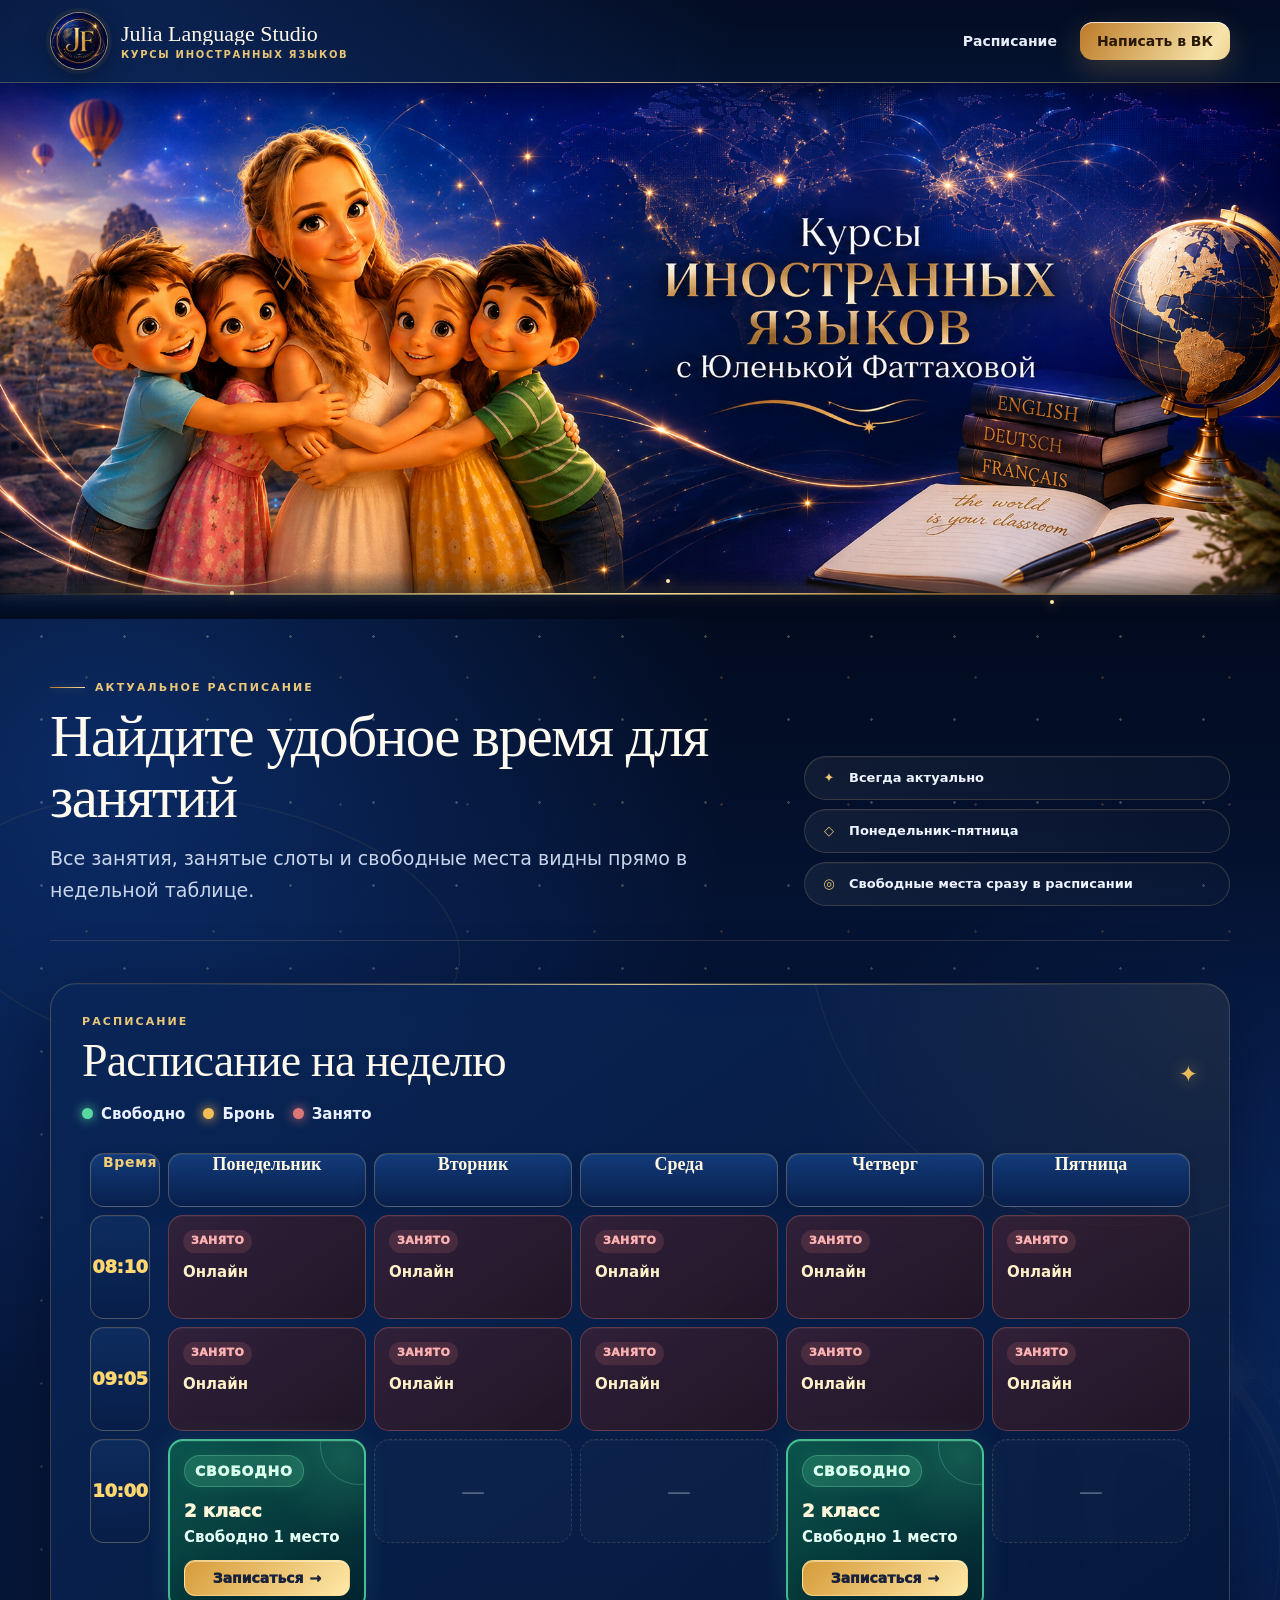
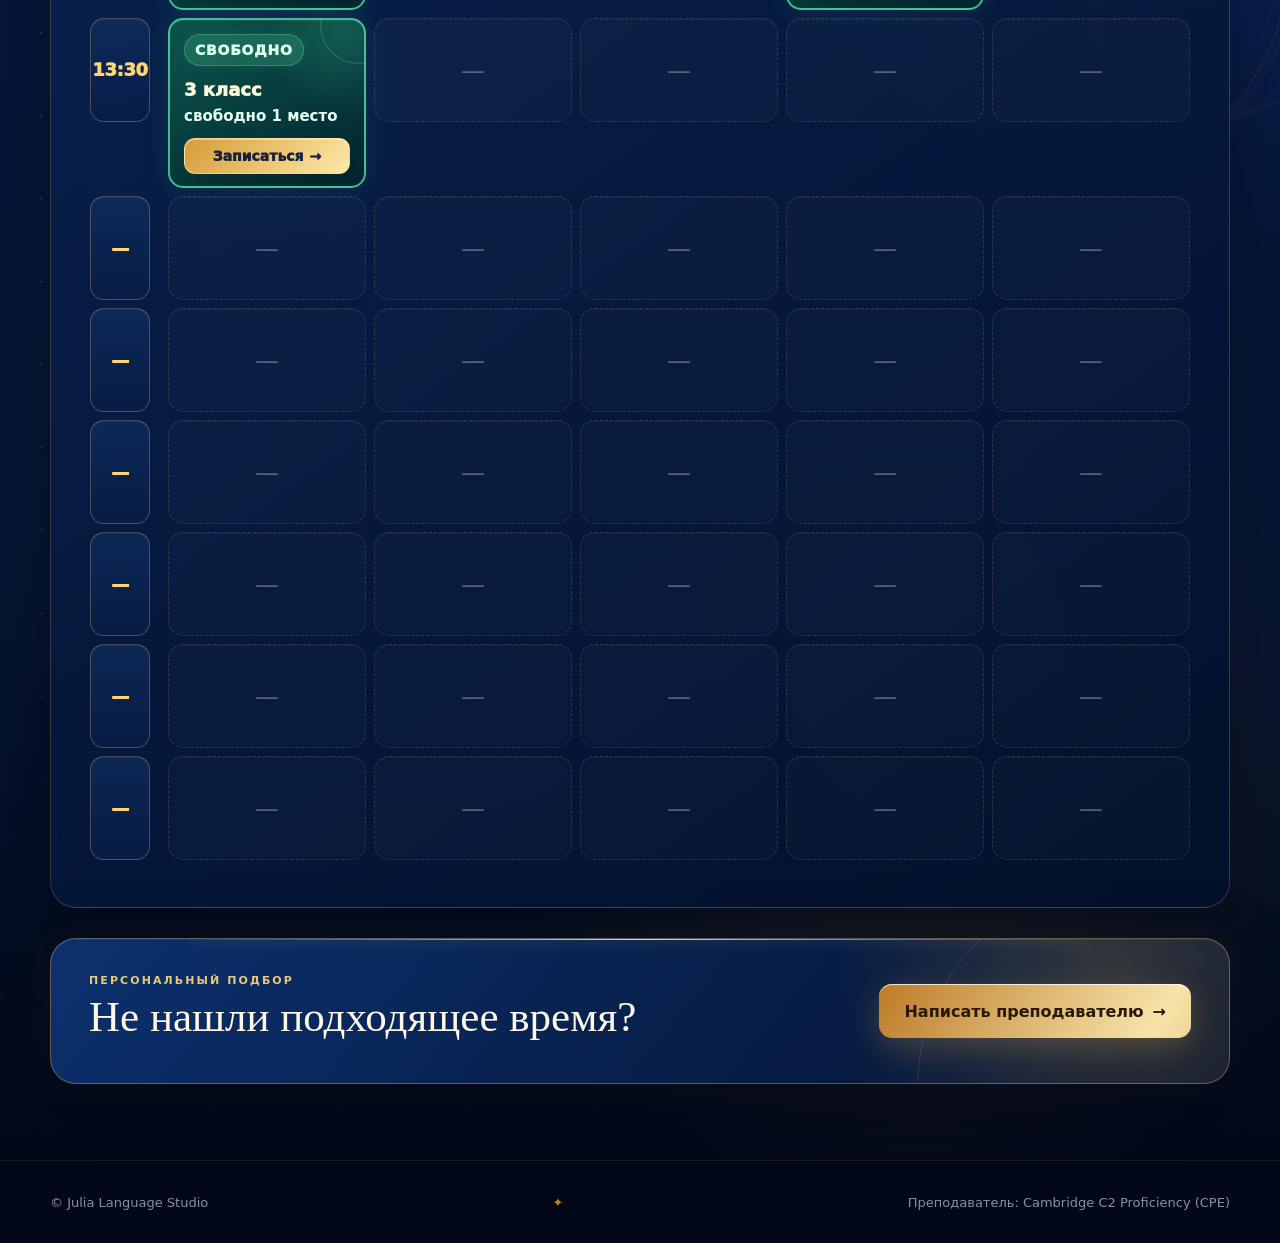
<file: index.html>
<!doctype html>
<html lang="ru">
<head>
  <meta charset="utf-8">
  <meta name="viewport" content="width=device-width, initial-scale=1">
  <meta name="theme-color" content="#020b20">
  <title>Julia Language Studio — расписание</title>
  <meta name="description" content="Актуальное недельное расписание Julia Language Studio.">
  <link rel="stylesheet" href="styles.css?v=9">
  <link rel="stylesheet" href="schedule-grid.css?v=4">
</head>
<body class="public-body">
  <header class="topbar" id="top">
    <div class="container nav">
      <a class="brand" href="#top" aria-label="Julia Language Studio — на главную">
        <img class="brand-logo" src="assets/logo.png?v=6" alt="Логотип JF Julia Fattakhova">
        <span class="brand-copy">
          <strong>Julia Language Studio</strong>
          <span>Курсы иностранных языков</span>
        </span>
      </a>
      <nav class="nav-actions" aria-label="Основная навигация">
        <a class="nav-link" href="#schedule">Расписание</a>
        <a class="btn btn-gold btn-compact" href="https://vk.ru/yulenka.andreevna" target="_blank" rel="noopener">Написать в ВК</a>
      </nav>
    </div>
  </header>

  <section class="cover-section" aria-label="Курсы иностранных языков с Юленькой Фаттаховой">
    <img class="cover-image" src="assets/cover.png?v=6" alt="Преподаватель Юлия Фаттахова с детьми на фоне карты мира" fetchpriority="high">
  </section>

  <main class="site-main">
    <div class="cover-transition" aria-hidden="true"><span></span><i></i><i></i><i></i></div>

    <section class="intro container reveal">
      <div class="intro-copy">
        <div class="eyebrow"><span></span> Актуальное расписание</div>
        <h1>Найдите удобное время для занятий</h1>
        <p>Все занятия, занятые слоты и свободные места видны прямо в недельной таблице.</p>
      </div>
      <div class="hero-badges" aria-label="Преимущества">
        <span class="badge"><span aria-hidden="true">✦</span> Всегда актуально</span>
        <span class="badge"><span aria-hidden="true">◇</span> Понедельник–пятница</span>
        <span class="badge"><span aria-hidden="true">◎</span> Свободные места сразу в расписании</span>
      </div>
    </section>

    <div class="container schedule-container">
      <section class="section schedule-shell reveal" id="schedule">
        <div class="section-head">
          <div>
            <div class="section-kicker">Расписание</div>
            <h2>Расписание на неделю</h2>
          </div>
          <span class="section-ornament" aria-hidden="true">✦</span>
        </div>

        <div class="schedule-legend" aria-label="Обозначения статусов">
          <span><i class="legend-dot legend-free"></i>Свободно</span>
          <span><i class="legend-dot legend-hold"></i>Бронь</span>
          <span><i class="legend-dot legend-busy"></i>Занято</span>
        </div>

        <div class="weekly-scroll" aria-live="polite">
          <div id="weeklySchedule"></div>
        </div>
      </section>

      <section class="cta reveal">
        <div class="cta-copy">
          <div class="section-kicker">Персональный подбор</div>
          <h2>Не нашли подходящее время?</h2>
        </div>
        <div class="cta-actions">
          <a class="btn btn-gold btn-large" href="https://vk.ru/yulenka.andreevna" target="_blank" rel="noopener">Написать преподавателю <span aria-hidden="true">→</span></a>
        </div>
      </section>
    </div>
  </main>

  <footer class="footer">
    <div class="container footer-inner">
      <span>© Julia Language Studio</span>
      <span class="footer-star" aria-hidden="true">✦</span>
      <span>Преподаватель: Cambridge C2 Proficiency (CPE)</span>
    </div>
  </footer>

  <script src="app.js?v=11"></script>
</body>
</html>
</file>
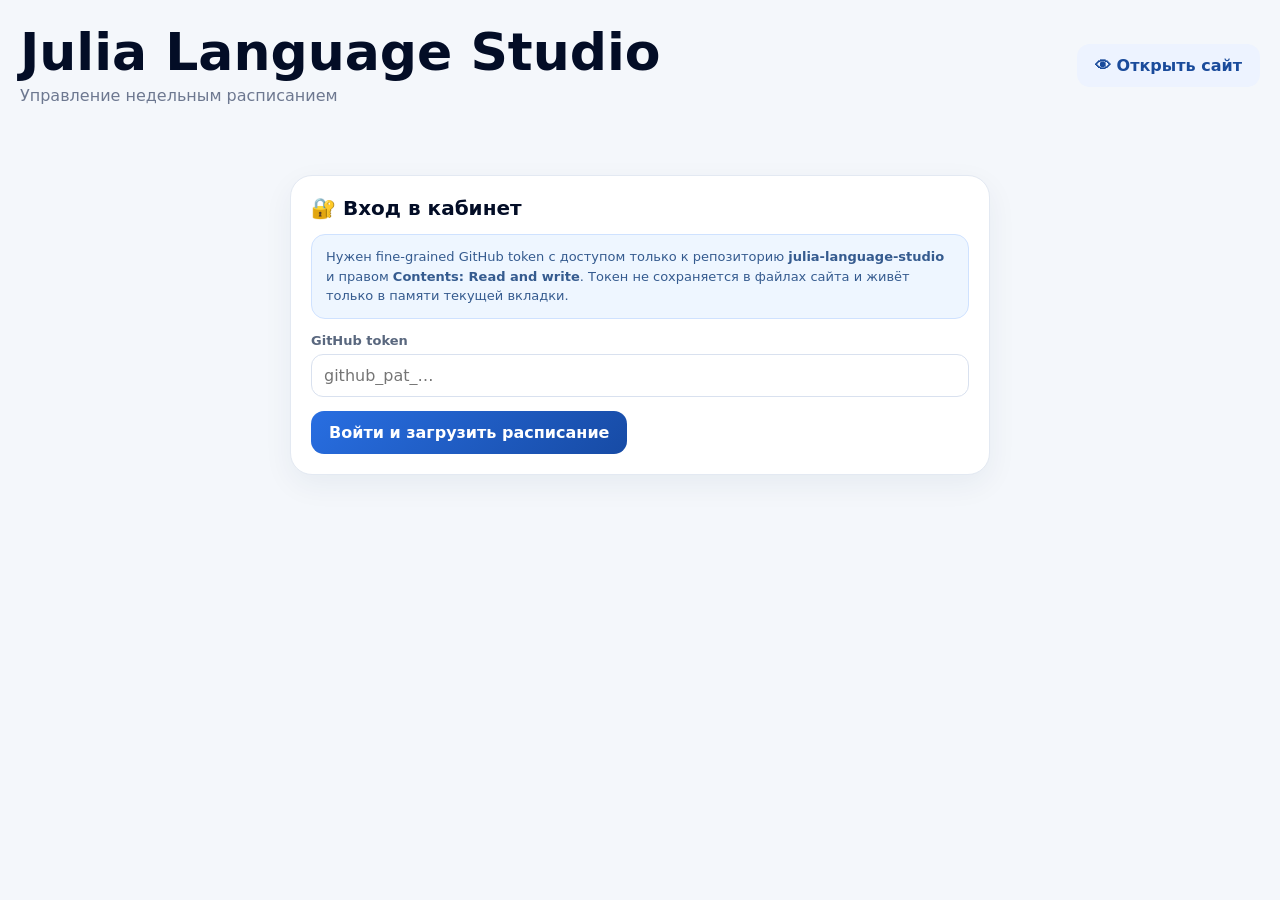
<file: admin.html>
<!doctype html>
<html lang="ru">
<head>
  <meta charset="utf-8">
  <meta name="viewport" content="width=device-width, initial-scale=1">
  <meta name="theme-color" content="#071b45">
  <title>Julia Language Studio — админка расписания</title>
  <link rel="stylesheet" href="styles.css?v=9">
  <link rel="stylesheet" href="schedule-grid.css?v=4">
</head>
<body class="admin-body">
  <div class="admin-shell">
    <div class="admin-head">
      <div class="admin-title">
        <h1>Julia Language Studio</h1>
        <p>Управление недельным расписанием</p>
      </div>
      <a class="btn btn-secondary" href="index.html" target="_blank">👁 Открыть сайт</a>
    </div>

    <section id="loginView" class="panel login-box">
      <h2>🔐 Вход в кабинет</h2>
      <p class="security-note">Нужен fine-grained GitHub token с доступом только к репозиторию <b>julia-language-studio</b> и правом <b>Contents: Read and write</b>. Токен не сохраняется в файлах сайта и живёт только в памяти текущей вкладки.</p>
      <div class="field" style="margin-top:14px">
        <label for="tokenInput">GitHub token</label>
        <input class="input" id="tokenInput" type="password" autocomplete="off" placeholder="github_pat_…">
      </div>
      <div class="actions">
        <button class="btn btn-primary" id="loginBtn">Войти и загрузить расписание</button>
      </div>
    </section>

    <section id="appView" class="hidden">
      <div class="stat-row">
        <div class="stat"><b id="statFree">0</b><span>свободно</span></div>
        <div class="stat"><b id="statBusy">0</b><span>занято</span></div>
        <div class="stat"><b id="statFilled">0</b><span>заполнено ячеек</span></div>
      </div>

      <section class="panel" style="margin-bottom:18px">
        <div class="actions" style="margin-top:0">
          <button class="btn btn-primary" id="saveAllBtn">💾 Сохранить всё</button>
          <button class="btn btn-secondary" id="reloadBtn">↻ Обновить данные</button>
        </div>
        <p class="admin-item-sub" id="syncInfo" style="margin-top:12px"></p>
      </section>

      <section class="panel">
        <h2>🗓 Недельное расписание · Пн–Пт</h2>
        <p class="admin-item-sub" style="margin-bottom:14px">10 строк расписания. Время каждой строки вы задаёте сами. Оно показывается слева и действует для всей строки с понедельника по пятницу.</p>

        <div class="week-editor-form">
          <div class="field">
            <label for="weekDay">День</label>
            <select class="select" id="weekDay">
              <option value="monday">Понедельник</option>
              <option value="tuesday">Вторник</option>
              <option value="wednesday">Среда</option>
              <option value="thursday">Четверг</option>
              <option value="friday">Пятница</option>
            </select>
          </div>
          <div class="field">
            <label for="weekLesson">Строка расписания</label>
            <select class="select" id="weekLesson">
              <option value="0">1</option><option value="1">2</option><option value="2">3</option><option value="3">4</option><option value="4">5</option>
              <option value="5">6</option><option value="6">7</option><option value="7">8</option><option value="8">9</option><option value="9">10</option>
            </select>
          </div>
          <div class="field">
            <label for="weekTime">Время строки</label>
            <input class="input" id="weekTime" type="time">
          </div>
          <div class="field">
            <label for="weekStatus">Статус</label>
            <select class="select" id="weekStatus">
              <option value="empty">Не задано</option>
              <option value="free">Свободно</option>
              <option value="hold">Бронь</option>
              <option value="busy">Занято</option>
            </select>
          </div>
          <div class="field full">
            <label for="weekTitle">Подпись</label>
            <input class="input" id="weekTitle" placeholder="Например: 2 класс">
          </div>
          <div class="field full">
            <label for="weekDetails">Дополнительная информация</label>
            <input class="input" id="weekDetails" placeholder="Например: 1 место · мини-группа · очно">
          </div>
          <div class="actions full">
            <button class="btn btn-primary" type="button" id="weekApplyBtn">Применить время и ячейку</button>
            <button class="btn btn-danger" type="button" id="weekClearBtn">Очистить ячейку</button>
          </div>
        </div>

        <div class="admin-copy-box">
          <div class="admin-copy-head">
            <div>
              <strong>⚡ Быстрое копирование</strong>
              <span>Чтобы не заполнять одинаковые занятия вручную.</span>
            </div>
          </div>
          <div class="admin-copy-grid">
            <div class="field">
              <label for="copyTargetDay">Куда скопировать выбранный день</label>
              <select class="select" id="copyTargetDay">
                <option value="monday">Понедельник</option>
                <option value="tuesday">Вторник</option>
                <option value="wednesday">Среда</option>
                <option value="thursday">Четверг</option>
                <option value="friday">Пятница</option>
              </select>
            </div>
            <div class="admin-copy-actions">
              <button class="btn btn-secondary" type="button" id="copyDayBtn">📋 Скопировать день</button>
              <button class="btn btn-primary" type="button" id="copyWeekBtn">🗓 Скопировать день на всю неделю</button>
            </div>
          </div>
          <p class="admin-item-sub">Копируется весь выбранный день: все 10 ячеек. Время строк остаётся общим для всей недели.</p>
        </div>

        <div class="week-admin-scroll">
          <div id="weekAdminGrid"></div>
        </div>
      </section>
    </section>
  </div>
  <div class="toast" id="toast"></div>
  <script src="admin.js?v=10"></script>
</body>
</html>
</file>
<file: styles.css>
:root {
  --night: #020817;
  --navy: #030d26;
  --navy-2: #06183f;
  --navy-3: #0b2c68;
  --gold: #d6a84e;
  --gold-light: #f5dda0;
  --gold-dark: #9d641c;
  --cream: #fff8e8;
  --text: #f7f9ff;
  --muted: #aebbd3;
  --ink: #17233c;
  --green: #58d9a0;
  --yellow: #f2bd55;
  --red: #dc7777;
  --line: rgba(240, 205, 126, .22);
  --glass: rgba(7, 25, 61, .78);
  --shadow: 0 28px 80px rgba(0, 4, 17, .42);
  --radius: 26px;
}

* { box-sizing: border-box; }
html { scroll-behavior: smooth; }
body { margin: 0; font-family: Inter, ui-sans-serif, system-ui, -apple-system, BlinkMacSystemFont, "Segoe UI", sans-serif; }
a { color: inherit; }
button, input, select, textarea { font: inherit; }
button { cursor: pointer; }
img { max-width: 100%; }
.hidden { display: none !important; }
.container { width: min(1180px, calc(100% - 40px)); margin-inline: auto; }

.btn {
  position: relative;
  isolation: isolate;
  overflow: hidden;
  border: 0;
  border-radius: 13px;
  padding: 12px 18px;
  font-weight: 800;
  text-decoration: none;
  display: inline-flex;
  align-items: center;
  justify-content: center;
  gap: 9px;
  transition: transform .24s ease, box-shadow .24s ease, border-color .24s ease;
}
.btn-gold {
  color: #281805;
  background: linear-gradient(120deg, #bd7b28 0%, #f7e4aa 42%, #d4a249 68%, #a9671e 100%);
  background-size: 220% 100%;
  box-shadow: 0 10px 30px rgba(214, 168, 78, .24), inset 0 1px 0 rgba(255, 255, 255, .76);
}
.btn-ghost { color: #fff; border: 1px solid rgba(242, 216, 141, .34); background: rgba(255, 255, 255, .035); }
.btn-primary { background: linear-gradient(135deg, #286ee1, #174ba5); color: #fff; }
.btn-secondary { background: #edf3ff; color: #1a4b9b; }
.btn-danger { background: #fff0f0; color: #b63737; }
.btn-success { background: #e8f8f1; color: #14764e; }
.btn-compact { padding: 11px 17px; font-size: 14px; }
.btn-large { min-height: 54px; padding-inline: 25px; }

/* ---------- PUBLIC SITE ---------- */
.public-body {
  min-width: 0;
  min-height: 100vh;
  overflow-x: hidden;
  color: var(--text);
  background: var(--night);
}

.topbar {
  position: relative;
  z-index: 20;
  background:
    radial-gradient(circle at 12% -70%, rgba(28, 84, 184, .32), transparent 52%),
    linear-gradient(180deg, rgba(3, 12, 34, .98), rgba(4, 19, 50, .98));
  border-bottom: 1px solid rgba(245, 221, 160, .25);
  box-shadow: 0 8px 30px rgba(0, 0, 0, .32);
}
.topbar::after {
  content: "";
  position: absolute;
  inset: auto 0 -1px;
  height: 1px;
  background: linear-gradient(90deg, transparent 10%, rgba(245, 221, 160, .7), transparent 90%);
}
.nav {
  min-height: 82px;
  display: flex;
  align-items: center;
  justify-content: space-between;
  gap: 20px;
}
.brand {
  display: flex;
  align-items: center;
  gap: 13px;
  min-width: 0;
  text-decoration: none;
}
.brand-logo {
  width: 58px;
  height: 58px;
  flex: 0 0 auto;
  object-fit: contain;
  border-radius: 50%;
  border: 1px solid rgba(245, 221, 160, .6);
  background: #06163a;
  box-shadow: 0 0 0 4px rgba(214, 168, 78, .07), 0 8px 25px rgba(0, 0, 0, .35);
}
.brand-copy { display: grid; gap: 4px; min-width: 0; }
.brand-copy strong {
  overflow: hidden;
  color: var(--cream);
  font-family: Georgia, "Times New Roman", serif;
  font-size: clamp(18px, 2vw, 22px);
  font-weight: 500;
  line-height: 1.05;
  white-space: nowrap;
  text-overflow: ellipsis;
}
.brand-copy > span {
  color: #e8c574;
  font-size: 10px;
  font-weight: 700;
  letter-spacing: .17em;
  text-transform: uppercase;
}
.nav-actions { display: flex; align-items: center; justify-content: flex-end; gap: 23px; }
.nav-link {
  color: #e7edfa;
  font-size: 14px;
  font-weight: 700;
  text-decoration: none;
  transition: color .2s ease;
}

.cover-section {
  position: relative;
  width: 100%;
  overflow: hidden;
  line-height: 0;
  background: #061536;
}
.cover-section::after {
  content: "";
  position: absolute;
  inset: auto 0 0;
  height: 2px;
  background: linear-gradient(90deg, transparent, #f7d980 30%, #fff5cf 50%, #d59435 70%, transparent);
  box-shadow: 0 0 18px rgba(238, 186, 78, .8);
}
.cover-image {
  display: block;
  width: 100%;
  height: auto;
  margin: 0;
}

.site-main {
  position: relative;
  isolation: isolate;
  padding: 66px 0 76px;
  background:
    radial-gradient(circle at 8% 8%, rgba(17, 65, 148, .56), transparent 27%),
    radial-gradient(circle at 94% 36%, rgba(15, 63, 146, .42), transparent 28%),
    radial-gradient(circle at 72% 82%, rgba(199, 138, 37, .12), transparent 22%),
    linear-gradient(180deg, #020a1d 0%, #06183f 24%, #061735 70%, #020919 100%);
}
.site-main::before {
  content: "";
  position: absolute;
  inset: 0;
  z-index: -2;
  pointer-events: none;
  opacity: .34;
  background-image:
    radial-gradient(circle, rgba(255, 245, 207, .78) 0 1px, transparent 1.5px),
    radial-gradient(circle, rgba(214, 168, 78, .7) 0 1px, transparent 1.5px);
  background-position: 0 0, 23px 19px;
  background-size: 83px 83px, 127px 127px;
  mask-image: linear-gradient(to bottom, #000, rgba(0, 0, 0, .25) 82%, transparent);
}
.site-main::after {
  content: "";
  position: absolute;
  z-index: -1;
  right: -90px;
  top: 29%;
  width: min(650px, 60vw);
  aspect-ratio: 1;
  opacity: .035;
  background: url("assets/logo.png?v=6") center / contain no-repeat;
  pointer-events: none;
}
.cover-transition {
  position: absolute;
  z-index: 1;
  inset: -24px 0 auto;
  height: 48px;
  pointer-events: none;
  background: linear-gradient(180deg, rgba(1, 6, 18, 0), rgba(2, 10, 29, .95));
}
.cover-transition span {
  position: absolute;
  top: 22px;
  left: 0;
  right: 0;
  height: 1px;
  background: linear-gradient(90deg, transparent 4%, rgba(214, 168, 78, .2), #f8dc8a 50%, rgba(214, 168, 78, .2), transparent 96%);
  box-shadow: 0 0 13px rgba(238, 186, 78, .9);
}
.cover-transition i {
  position: absolute;
  width: 4px;
  height: 4px;
  top: 20px;
  left: 18%;
  border-radius: 50%;
  background: #ffe8a9;
  box-shadow: 0 0 12px #edaf43;
  animation: particle-float 4s ease-in-out infinite;
}
.cover-transition i:nth-of-type(2) { left: 52%; top: 8px; animation-delay: -1.2s; }
.cover-transition i:nth-of-type(3) { left: 82%; top: 29px; animation-delay: -2.5s; }

.intro {
  position: relative;
  display: grid;
  grid-template-columns: minmax(0, 1.25fr) minmax(280px, .75fr);
  align-items: end;
  gap: 44px;
  margin-bottom: 42px;
  padding-block: 12px 34px;
  border-bottom: 1px solid rgba(240, 205, 126, .16);
}
.intro::before {
  content: "";
  position: absolute;
  left: -110px;
  bottom: -120px;
  width: 520px;
  height: 260px;
  z-index: -1;
  border: 1px solid rgba(226, 176, 73, .12);
  border-radius: 50%;
  transform: rotate(8deg);
}
.eyebrow, .section-kicker {
  color: #eac878;
  font-size: 11px;
  font-weight: 850;
  letter-spacing: .19em;
  text-transform: uppercase;
}
.eyebrow { display: inline-flex; align-items: center; gap: 10px; }
.eyebrow span { width: 35px; height: 1px; background: linear-gradient(90deg, #b77822, #f6dda0); box-shadow: 0 0 8px rgba(246, 221, 160, .4); }
.intro h1 {
  max-width: 760px;
  margin: 12px 0 15px;
  color: #fffaf0;
  font-family: Georgia, "Times New Roman", serif;
  font-size: clamp(38px, 4.6vw, 62px);
  font-weight: 400;
  line-height: 1.04;
  letter-spacing: -.025em;
}
.intro p {
  max-width: 740px;
  margin: 0;
  color: #c8d5eb;
  font-size: clamp(16px, 1.55vw, 19px);
  line-height: 1.65;
}
.hero-badges { display: grid; gap: 9px; justify-items: stretch; }
.badge {
  display: flex;
  align-items: center;
  gap: 10px;
  min-height: 44px;
  padding: 9px 14px;
  border: 1px solid rgba(240, 205, 126, .18);
  border-radius: 999px;
  color: #edf3ff;
  font-size: 13px;
  font-weight: 700;
  background: linear-gradient(90deg, rgba(255, 255, 255, .055), rgba(255, 255, 255, .02));
  box-shadow: inset 0 1px 0 rgba(255, 255, 255, .035);
  backdrop-filter: blur(10px);
}
.badge > span { width: 20px; color: #edc976; text-align: center; }

.schedule-container { position: relative; }
.section { margin-bottom: 30px; scroll-margin-top: 20px; }
.schedule-shell {
  position: relative;
  overflow: hidden;
  padding: 31px;
  border: 1px solid rgba(240, 205, 126, .21);
  border-radius: var(--radius);
  background:
    radial-gradient(circle at 100% 0%, rgba(202, 146, 46, .1), transparent 23%),
    linear-gradient(145deg, rgba(10, 38, 88, .9), rgba(3, 16, 43, .94));
  box-shadow: var(--shadow), inset 0 1px 0 rgba(255, 255, 255, .035);
  backdrop-filter: blur(14px);
}
.schedule-shell::before {
  content: "";
  position: absolute;
  inset: 0 12% auto;
  height: 1px;
  background: linear-gradient(90deg, transparent, rgba(247, 221, 152, .82), transparent);
}
.schedule-shell::after {
  content: "";
  position: absolute;
  right: -200px;
  top: -380px;
  width: 620px;
  height: 620px;
  border: 1px solid rgba(235, 187, 86, .09);
  border-radius: 50%;
  pointer-events: none;
}
.groups-shell {
  background:
    radial-gradient(circle at 5% 100%, rgba(28, 91, 177, .18), transparent 27%),
    linear-gradient(145deg, rgba(5, 22, 55, .96), rgba(9, 39, 88, .88));
}
.section-head {
  position: relative;
  z-index: 1;
  display: flex;
  align-items: end;
  justify-content: space-between;
  gap: 20px;
  margin-bottom: 18px;
}
.section-head h2 {
  margin: 6px 0 0;
  color: #fff9eb;
  font-family: Georgia, "Times New Roman", serif;
  font-size: clamp(32px, 4vw, 46px);
  font-weight: 400;
  letter-spacing: -.018em;
}
.section-head p { margin: 8px 0 0; color: var(--muted); line-height: 1.5; }
.section-ornament { color: #e8bc5c; font-size: 23px; text-shadow: 0 0 16px rgba(232, 188, 92, .65); }
.notice {
  position: relative;
  z-index: 1;
  margin-bottom: 18px;
  padding: 14px 16px;
  border: 1px solid rgba(240, 205, 126, .25);
  border-radius: 14px;
  color: #f8e6b8;
  background: rgba(213, 162, 74, .08);
}
.filters { position: relative; z-index: 1; display: flex; flex-wrap: wrap; gap: 9px; margin: 16px 0 23px; }
.filter-btn {
  min-height: 40px;
  padding: 9px 16px;
  border: 1px solid rgba(240, 205, 126, .2);
  border-radius: 999px;
  color: #dce7fa;
  font-size: 13px;
  font-weight: 750;
  background: rgba(255, 255, 255, .04);
  box-shadow: inset 0 1px 0 rgba(255, 255, 255, .035);
  transition: color .22s ease, border-color .22s ease, background .22s ease, box-shadow .22s ease, transform .22s ease;
}
.filter-btn.active {
  color: #2a1904;
  border-color: #e5b95e;
  background: linear-gradient(135deg, #f5dda0, #d4a14a);
  box-shadow: 0 7px 24px rgba(213, 162, 74, .19), inset 0 1px 0 rgba(255, 255, 255, .62);
}
.grid { position: relative; z-index: 1; display: grid; grid-template-columns: repeat(3, minmax(0, 1fr)); gap: 16px; }
.card {
  position: relative;
  display: flex;
  min-width: 0;
  flex-direction: column;
  padding: 21px;
  border: 1px solid rgba(240, 205, 126, .2);
  border-radius: 20px;
  color: #eff5ff;
  background:
    radial-gradient(circle at 100% 0%, rgba(216, 164, 74, .1), transparent 28%),
    linear-gradient(145deg, rgba(14, 47, 102, .82), rgba(5, 24, 59, .92));
  box-shadow: 0 15px 38px rgba(0, 4, 18, .26), inset 0 1px 0 rgba(255, 255, 255, .035);
  transition: transform .28s ease, border-color .28s ease, box-shadow .28s ease;
  animation: card-in .55s both;
}
.card::before {
  content: "";
  position: absolute;
  inset: 0 17px auto;
  height: 1px;
  background: linear-gradient(90deg, transparent, rgba(247, 221, 152, .78), transparent);
}
.card:nth-child(2) { animation-delay: .08s; }
.card:nth-child(3) { animation-delay: .16s; }
.slot-top { display: flex; justify-content: space-between; gap: 13px; align-items: flex-start; }
.slot-date { color: #f7e4af; font-size: 17px; font-weight: 800; text-transform: capitalize; }
.slot-time { margin-top: 10px; color: #fff; font-size: clamp(31px, 3vw, 38px); font-weight: 850; line-height: 1; letter-spacing: -.025em; }
.slot-meta { display: flex; flex-wrap: wrap; gap: 7px; margin-top: 16px; }
.chip {
  padding: 6px 9px;
  border: 1px solid rgba(255, 255, 255, .065);
  border-radius: 999px;
  color: #d7e3f8;
  font-size: 11px;
  font-weight: 750;
  background: rgba(255, 255, 255, .055);
}
.status { display: inline-flex; align-items: center; gap: 7px; padding: 7px 9px; border-radius: 999px; font-size: 11px; font-weight: 850; white-space: nowrap; }
.status::before { content: ""; width: 7px; height: 7px; border-radius: 50%; background: currentColor; box-shadow: 0 0 8px currentColor; }
.status-free { color: var(--green); background: rgba(77, 210, 150, .1); }
.status-hold { color: var(--yellow); background: rgba(242, 189, 85, .1); }
.status-busy { color: var(--red); background: rgba(220, 119, 119, .1); }
.slot-note { margin: 15px 0 0; color: #bac7dc; line-height: 1.5; }
.card-action {
  display: inline-flex;
  align-items: center;
  justify-content: space-between;
  gap: 12px;
  width: 100%;
  min-height: 44px;
  margin-top: auto;
  padding: 15px 2px 0;
  border-top: 1px solid rgba(240, 205, 126, .13);
  color: #efcb77;
  font-size: 13px;
  font-weight: 800;
  text-decoration: none;
}
.slot-meta + .card-action, .slot-note + .card-action { margin-top: 18px; }
.card-action span { font-size: 17px; transition: transform .2s ease; }
.group-card h3 { margin: 0 0 8px; color: #fff4d1; font-family: Georgia, "Times New Roman", serif; font-size: 23px; font-weight: 500; }
.group-card .big-number { color: #efcb77; font-size: 30px; font-weight: 850; }
.group-row { display: flex; justify-content: space-between; gap: 14px; padding: 9px 0; color: #aebbd0; border-bottom: 1px solid rgba(255, 255, 255, .07); font-size: 14px; }
.group-row:first-of-type { margin-top: 9px; }
.group-row:last-of-type { border-bottom: 0; }
.group-row b { color: #eef5ff; text-align: right; }
.empty {
  grid-column: 1 / -1;
  padding: 35px 22px;
  border: 1px dashed rgba(240, 205, 126, .24);
  border-radius: 20px;
  color: #aebbd1;
  text-align: center;
  background: rgba(255, 255, 255, .025);
}
.empty strong { display: block; margin-bottom: 7px; color: #fff4d2; font-family: Georgia, "Times New Roman", serif; font-size: 22px; font-weight: 500; }

.cta {
  position: relative;
  overflow: hidden;
  display: grid;
  grid-template-columns: minmax(0, 1.2fr) minmax(260px, .8fr);
  align-items: center;
  gap: 30px;
  padding: 35px 38px;
  border: 1px solid rgba(240, 205, 126, .34);
  border-radius: var(--radius);
  background:
    radial-gradient(circle at 90% 25%, rgba(231, 180, 74, .2), transparent 26%),
    linear-gradient(130deg, #0c316e, #061b42 68%, #07132e);
  box-shadow: var(--shadow), inset 0 1px 0 rgba(255, 255, 255, .06), 0 0 45px rgba(213, 162, 74, .06);
}
.cta::before {
  content: "";
  position: absolute;
  inset: 0 12% auto;
  height: 1px;
  background: linear-gradient(90deg, transparent, #f1d17f, transparent);
  box-shadow: 0 0 14px rgba(241, 209, 127, .7);
}
.cta::after {
  content: "";
  position: absolute;
  right: -100px;
  bottom: -210px;
  width: 410px;
  height: 410px;
  border: 1px solid rgba(241, 209, 127, .12);
  border-radius: 50%;
  pointer-events: none;
}
.cta-copy, .cta-actions { position: relative; z-index: 1; }
.cta h2 { margin: 7px 0 9px; color: #fff8e6; font-family: Georgia, "Times New Roman", serif; font-size: clamp(31px, 3.7vw, 43px); font-weight: 400; line-height: 1.05; }
.cta p { margin: 0; color: #cdd9ee; line-height: 1.6; }
.cta-actions { display: flex; justify-content: flex-end; }

.footer {
  color: #8492aa;
  background: #020817;
  border-top: 1px solid rgba(240, 205, 126, .1);
}
.footer-inner { min-height: 82px; display: flex; align-items: center; justify-content: space-between; gap: 16px; font-size: 13px; }
.footer-star { color: #bd8733; }

.reveal { animation: reveal-in .75s ease both; }
.schedule-shell { animation-delay: .08s; }
.groups-shell { animation-delay: .14s; }
.cta { animation-delay: .2s; }

@keyframes reveal-in { from { opacity: 0; transform: translateY(18px); } to { opacity: 1; transform: none; } }
@keyframes card-in { from { opacity: 0; transform: translateY(12px); } to { opacity: 1; transform: none; } }
@keyframes particle-float { 0%, 100% { transform: translateY(0); opacity: .45; } 50% { transform: translateY(-10px); opacity: 1; } }

@media (hover: hover) {
  .btn:hover { transform: translateY(-2px); }
  .btn-gold:hover { background-position: 100% 0; box-shadow: 0 14px 36px rgba(214, 168, 78, .34), inset 0 1px 0 rgba(255, 255, 255, .8); }
  .nav-link:hover { color: #f4d58d; }
  .filter-btn:hover { transform: translateY(-1px); border-color: rgba(240, 205, 126, .52); background-color: rgba(255, 255, 255, .065); }
  .filter-btn.active:hover { background: linear-gradient(135deg, #f5dda0, #d4a14a); }
  .card:hover { transform: translateY(-5px); border-color: rgba(245, 211, 132, .46); box-shadow: 0 22px 48px rgba(0, 4, 18, .38), 0 0 26px rgba(214, 168, 78, .08); }
  .card-action:hover span { transform: translateX(4px); }
}

/* ---------- ADMIN ---------- */
.admin-body { background: #f4f7fb; color: var(--ink); }
.admin-shell { width: min(1240px, calc(100% - 28px)); margin: 26px auto 60px; }
.admin-head { display: flex; justify-content: space-between; align-items: center; gap: 18px; margin-bottom: 20px; }
.admin-title h1 { margin: 0; color: var(--navy); font-size: clamp(32px, 5vw, 52px); line-height: 1; }
.admin-title p { margin: 8px 0 0; color: #6d7890; }
.panel { background: #fff; border: 1px solid #e3e9f2; border-radius: 22px; padding: 20px; box-shadow: 0 10px 30px rgba(18, 46, 92, .06); }
.panel h2 { margin: 0 0 14px; color: var(--navy); font-size: 20px; }
.login-box { max-width: 700px; margin: 70px auto; }
.security-note { background: #eef6ff; border: 1px solid #cfe2ff; color: #355b8f; border-radius: 14px; padding: 12px 14px; font-size: 13px; line-height: 1.5; }
.stat-row { display: grid; grid-template-columns: repeat(3, 1fr); gap: 10px; margin-bottom: 18px; }
.stat { background: #fff; border: 1px solid #e3e9f2; border-radius: 18px; padding: 15px; }
.stat b { display: block; color: var(--navy); font-size: 27px; }
.stat span { color: #778299; font-size: 12px; font-weight: 700; text-transform: uppercase; letter-spacing: .07em; }
.admin-grid { display: grid; grid-template-columns: 360px 1fr; gap: 18px; align-items: start; }
.form-grid { display: grid; grid-template-columns: repeat(2, minmax(0, 1fr)); gap: 12px; }
.field { display: flex; flex-direction: column; gap: 6px; }
.field.full { grid-column: 1 / -1; }
.field label { color: #59677e; font-size: 13px; font-weight: 800; }
.input, .select, .textarea { width: 100%; color: var(--ink); background: #fff; border: 1px solid #d9e1ef; border-radius: 12px; padding: 11px 12px; outline: none; }
.input:focus, .select:focus, .textarea:focus { border-color: #5e91e9; box-shadow: 0 0 0 3px rgba(55, 116, 218, .1); }
.textarea { min-height: 88px; resize: vertical; }
.check { display: flex; align-items: center; gap: 8px; color: #55627a; font-size: 14px; }
.actions { display: flex; flex-wrap: wrap; gap: 9px; margin-top: 14px; }
.admin-list { display: grid; gap: 10px; }
.admin-item { display: grid; grid-template-columns: 1fr auto; gap: 12px; align-items: center; padding: 14px; border: 1px solid #e3e9f2; border-radius: 16px; }
.admin-item-title { color: var(--navy); font-weight: 850; }
.admin-item-sub { margin-top: 4px; color: #748096; font-size: 13px; }
.admin-item-actions { display: flex; gap: 6px; }
.icon-btn { border: 0; border-radius: 10px; padding: 9px 10px; background: #f1f5fb; color: #37517a; }
.icon-btn.danger { background: #fff0f0; color: #b43d3d; }
.toast { position: fixed; right: 18px; bottom: 18px; z-index: 20; display: none; max-width: 360px; padding: 13px 16px; color: #fff; background: #0b214f; border-radius: 14px; box-shadow: var(--shadow); }
.toast.show { display: block; }

@media (max-width: 900px) {
  .intro { grid-template-columns: 1fr; gap: 23px; }
  .hero-badges { grid-template-columns: repeat(3, 1fr); }
  .badge { align-items: flex-start; border-radius: 16px; }
  .grid { grid-template-columns: repeat(2, minmax(0, 1fr)); }
  .cta { grid-template-columns: 1fr; }
  .cta-actions { justify-content: flex-start; }
  .admin-grid { grid-template-columns: 1fr; }
}

@media (max-width: 680px) {
  .container { width: min(100% - 22px, 1180px); }
  .nav { min-height: 72px; gap: 9px; }
  .brand { gap: 9px; }
  .brand-logo { width: 47px; height: 47px; }
  .brand-copy strong { max-width: 175px; font-size: 15px; }
  .brand-copy > span { display: none; }
  .nav-actions { gap: 0; }
  .nav-link { display: none; }
  .btn-compact { min-height: 42px; padding: 9px 12px; font-size: 12px; white-space: nowrap; }
  .site-main { padding: 42px 0 50px; }
  .intro { gap: 21px; margin-bottom: 25px; padding: 3px 0 26px; }
  .intro h1 { margin-top: 10px; font-size: clamp(34px, 10vw, 44px); }
  .intro p { font-size: 16px; line-height: 1.55; }
  .hero-badges { grid-template-columns: 1fr; gap: 7px; }
  .badge { min-height: 40px; align-items: center; border-radius: 999px; }
  .schedule-shell, .cta { padding: 23px 17px; border-radius: 21px; }
  .section-head { align-items: flex-start; }
  .section-head h2 { font-size: 34px; }
  .section-ornament { display: none; }
  .filters { flex-wrap: nowrap; gap: 7px; margin-inline: -17px; padding-inline: 17px; overflow-x: auto; scrollbar-width: none; }
  .filters::-webkit-scrollbar { display: none; }
  .filter-btn { flex: 0 0 auto; min-height: 42px; }
  .grid { grid-template-columns: 1fr; }
  .card { padding: 19px; }
  .cta { gap: 22px; }
  .cta h2 { font-size: 33px; }
  .cta-actions, .cta .btn { width: 100%; }
  .footer-inner { min-height: 106px; align-items: flex-start; justify-content: center; flex-direction: column; gap: 6px; padding-block: 20px; }
  .footer-star { display: none; }
  .form-grid { grid-template-columns: 1fr; }
  .field.full { grid-column: auto; }
  .stat-row { grid-template-columns: 1fr; }
  .admin-head { align-items: flex-start; flex-direction: column; }
}

@media (max-width: 390px) {
  .brand-copy strong { max-width: 152px; font-size: 14px; }
  .brand-logo { width: 44px; height: 44px; }
  .btn-compact { padding-inline: 10px; }
}

@media (prefers-reduced-motion: reduce) {
  html { scroll-behavior: auto; }
  *, *::before, *::after { animation-duration: .01ms !important; animation-iteration-count: 1 !important; transition-duration: .01ms !important; }
}
</file>
<file: schedule-grid.css>
/* Weekly schedule: Monday-Friday x 10 lessons */
.schedule-legend {
  position: relative;
  z-index: 1;
  display: flex;
  flex-wrap: wrap;
  gap: 18px;
  margin: 6px 0 22px;
  color: #e9f0ff;
  font-size: 15px;
  font-weight: 800;
}
.schedule-legend > span {
  display: inline-flex;
  align-items: center;
  gap: 8px;
}
.legend-dot {
  width: 11px;
  height: 11px;
  border-radius: 50%;
  display: inline-block;
  box-shadow: 0 0 12px currentColor;
}
.legend-free { color: #58d9a0; background: #58d9a0; }
.legend-hold { color: #f2bd55; background: #f2bd55; }
.legend-busy { color: #dc7777; background: #dc7777; }

.weekly-scroll {
  position: relative;
  z-index: 1;
  width: 100%;
  overflow-x: auto;
  padding-bottom: 8px;
  scrollbar-color: rgba(237, 201, 118, .52) rgba(255,255,255,.04);
}
.weekly-scroll::-webkit-scrollbar { height: 11px; }
.weekly-scroll::-webkit-scrollbar-track { background: rgba(255,255,255,.035); border-radius: 999px; }
.weekly-scroll::-webkit-scrollbar-thumb { background: rgba(237,201,118,.46); border-radius: 999px; }

.weekly-table {
  width: 100%;
  min-width: 1100px;
  border-collapse: separate;
  border-spacing: 8px;
  table-layout: fixed;
}
.weekly-table th,
.weekly-table td {
  padding: 0;
  vertical-align: top;
}
.weekly-table thead th {
  height: 54px;
  padding: 0 12px;
  border: 1px solid rgba(240,205,126,.28);
  border-radius: 14px;
  color: #fff7df;
  background: linear-gradient(180deg, rgba(20,61,126,.92), rgba(8,31,76,.98));
  font-family: Georgia, "Times New Roman", serif;
  font-size: 18px;
  font-weight: 600;
  text-align: center;
  box-shadow: inset 0 1px 0 rgba(255,255,255,.06), 0 7px 18px rgba(0,8,30,.12);
}
.lesson-corner {
  width: 70px;
  color: #f4cf75 !important;
  font-family: Inter, ui-sans-serif, system-ui, sans-serif !important;
  font-size: 14px !important;
  font-weight: 900 !important;
  letter-spacing: .05em;
}
.day-short { display: none; }
.lesson-number {
  width: 70px;
  text-align: center;
}
.lesson-number span {
  width: 60px;
  min-height: 104px;
  display: grid;
  place-items: center;
  border: 1px solid rgba(240,205,126,.28);
  border-radius: 14px;
  color: #ffd66f;
  background: linear-gradient(180deg, rgba(20,55,110,.50), rgba(8,30,72,.72));
  font-size: 18px;
  font-weight: 950;
  letter-spacing: -.02em;
  box-shadow: inset 0 1px 0 rgba(255,255,255,.04);
}

.week-cell {
  position: relative;
  min-height: 104px;
  height: 100%;
  padding: 14px 14px 12px;
  border: 1px solid rgba(240,205,126,.17);
  border-radius: 15px;
  background: linear-gradient(145deg, rgba(12,42,94,.72), rgba(4,22,55,.90));
  box-shadow: inset 0 1px 0 rgba(255,255,255,.04);
  transition: transform .2s ease, border-color .2s ease, box-shadow .2s ease;
}
.week-cell-top {
  display: flex;
  align-items: flex-start;
  justify-content: space-between;
  gap: 8px;
}
.week-time {
  color: #fff;
  font-size: 19px;
  line-height: 1;
  letter-spacing: -.02em;
}
.week-status {
  padding: 5px 8px;
  border-radius: 999px;
  font-size: 11px;
  line-height: 1.15;
  font-weight: 950;
  white-space: nowrap;
  text-transform: uppercase;
  letter-spacing: .035em;
}
.week-title {
  margin-top: 10px;
  color: #fff1c7;
  font-size: 15px;
  font-weight: 850;
  line-height: 1.28;
}
.week-details {
  margin-top: 6px;
  color: #d0daec;
  font-size: 13px;
  font-weight: 550;
  line-height: 1.36;
}
.week-book {
  display: inline-flex;
  align-items: center;
  justify-content: center;
  gap: 6px;
  margin-top: 10px;
  padding: 6px 10px;
  border: 1px solid rgba(241,204,117,.30);
  border-radius: 999px;
  color: #ffe39a;
  background: rgba(241,204,117,.08);
  font-size: 13px;
  line-height: 1;
  font-weight: 900;
  text-decoration: none;
}
.week-dash {
  min-height: 76px;
  display: grid;
  place-items: center;
  color: rgba(199,211,232,.38);
  font-size: 24px;
}
.week-empty { background: rgba(255,255,255,.018); border-style: dashed; }
.week-free {
  overflow: hidden;
  border: 2px solid rgba(91,235,174,.74);
  background:
    radial-gradient(circle at 90% 10%, rgba(91,235,174,.16), transparent 34%),
    linear-gradient(145deg, rgba(12,100,78,.78), rgba(3,38,48,.96));
  box-shadow: inset 0 1px 0 rgba(255,255,255,.07), 0 0 26px rgba(88,217,160,.13);
}
.week-free::after {
  content: '';
  position: absolute;
  width: 76px;
  height: 76px;
  right: -34px;
  top: -34px;
  border-radius: 50%;
  border: 1px solid rgba(135,245,197,.24);
  pointer-events: none;
}
.week-free .week-status {
  padding: 7px 10px;
  color: #d9ffed;
  background: rgba(88,217,160,.22);
  border: 1px solid rgba(141,246,199,.25);
  font-size: 14px;
  letter-spacing: .055em;
  box-shadow: 0 0 14px rgba(88,217,160,.12);
}
.week-free .week-title {
  margin-top: 12px;
  color: #fff6d9;
  font-size: 18px;
  font-weight: 950;
}
.week-free .week-details {
  margin-top: 5px;
  color: #e6fff4;
  font-size: 15px;
  font-weight: 750;
}
.week-free .week-book {
  width: 100%;
  margin-top: 12px;
  padding: 10px 12px;
  border: 1px solid rgba(255,229,160,.68);
  border-radius: 11px;
  color: #17213b;
  background: linear-gradient(135deg, #d69b38, #ffe9a9);
  font-size: 14px;
  font-weight: 950;
  box-shadow: 0 8px 20px rgba(0,0,0,.16), inset 0 1px 0 rgba(255,255,255,.45);
}
.week-hold {
  border-color: rgba(242,189,85,.42);
  background: linear-gradient(145deg, rgba(93,66,17,.58), rgba(49,34,10,.88));
}
.week-hold .week-status { color: #ffe09b; background: rgba(242,189,85,.15); }
.week-busy {
  border-color: rgba(220,119,119,.34);
  background: linear-gradient(145deg, rgba(73,34,48,.62), rgba(35,22,37,.92));
  opacity: 1;
}
.week-busy .week-status { color: #ffb2b2; background: rgba(220,119,119,.16); }

@media (hover:hover) {
  .week-cell:not(.week-empty):hover {
    transform: translateY(-2px);
    border-color: rgba(245,211,132,.52);
    box-shadow: 0 12px 28px rgba(0,4,18,.28), 0 0 20px rgba(214,168,78,.08);
  }
  .week-free:hover {
    border-color: rgba(111,255,190,.92);
    box-shadow: 0 14px 32px rgba(0,4,18,.28), 0 0 28px rgba(88,217,160,.18);
  }
  .week-free .week-book:hover {
    transform: translateY(-1px);
    background: linear-gradient(135deg, #e2aa49, #fff0bd);
  }
}

/* Admin weekly editor */
.week-editor-form {
  display: grid;
  grid-template-columns: repeat(2, minmax(0, 1fr));
  gap: 12px;
  margin-bottom: 16px;
}
.week-editor-form .full { grid-column: 1 / -1; }
.week-admin-scroll { overflow-x: auto; margin-top: 16px; }
.week-admin-table {
  width: 100%;
  min-width: 900px;
  border-collapse: separate;
  border-spacing: 6px;
  table-layout: fixed;
}
.week-admin-table th {
  padding: 9px;
  color: #15356c;
  font-size: 12px;
  background: #eef3fb;
  border-radius: 10px;
}
.week-admin-table .admin-row-num { width: 54px; }
.week-admin-cell {
  width: 100%;
  min-height: 64px;
  padding: 8px;
  border: 1px solid #dde5f1;
  border-radius: 11px;
  background: #fff;
  color: #32425f;
  text-align: left;
}
.week-admin-cell strong { display: block; color: #15356c; font-size: 14px; }
.week-admin-cell small { display: block; margin-top: 3px; color: #7a879d; font-size: 10px; }
.week-admin-cell[data-status="free"] { border-color: #73cfaa; background: #eafaf3; box-shadow: inset 4px 0 0 #35ad79; }
.week-admin-cell[data-status="hold"] { border-color: #f0d08a; background: #fff9ea; }
.week-admin-cell[data-status="busy"] { border-color: #e5b0b0; background: #fff4f4; }
.week-admin-cell.active { outline: 3px solid rgba(40,110,225,.18); border-color: #5e91e9; }

.admin-copy-box {
  margin: 18px 0 6px;
  padding: 16px;
  border: 1px solid #dce5f3;
  border-radius: 16px;
  background: linear-gradient(135deg, #f8fbff, #f1f6fd);
}
.admin-copy-head strong {
  display: block;
  color: #102e64;
  font-size: 16px;
}
.admin-copy-head span {
  display: block;
  margin-top: 3px;
  color: #70809a;
  font-size: 13px;
}
.admin-copy-grid {
  display: grid;
  grid-template-columns: minmax(220px, .8fr) 1.2fr;
  gap: 14px;
  align-items: end;
  margin-top: 14px;
}
.admin-copy-actions {
  display: flex;
  flex-wrap: wrap;
  gap: 10px;
  align-items: center;
}

@media (max-width: 720px) {
  .schedule-legend { font-size: 14px; gap: 12px; }
  .weekly-table { min-width: 940px; border-spacing: 6px; }
  .day-full { display: none; }
  .day-short { display: inline; }
  .weekly-table thead th { height: 50px; font-size: 17px; }
  .lesson-corner, .lesson-number { width: 64px; }
  .lesson-number span { width: 56px; min-height: 106px; font-size: 17px; }
  .week-cell { min-height: 106px; padding: 12px; }
  .week-status { font-size: 10px; }
  .week-title { font-size: 14px; }
  .week-details { font-size: 12px; }
  .week-book { font-size: 12px; }
  .week-free .week-status { font-size: 13px; }
  .week-free .week-title { font-size: 17px; }
  .week-free .week-details { font-size: 14px; }
  .week-free .week-book { font-size: 13px; padding: 9px 10px; }
  .week-editor-form { grid-template-columns: 1fr; }
  .week-editor-form .full { grid-column: auto; }
  .admin-copy-grid { grid-template-columns: 1fr; }
  .admin-copy-actions .btn { width: 100%; }
}
</file>
